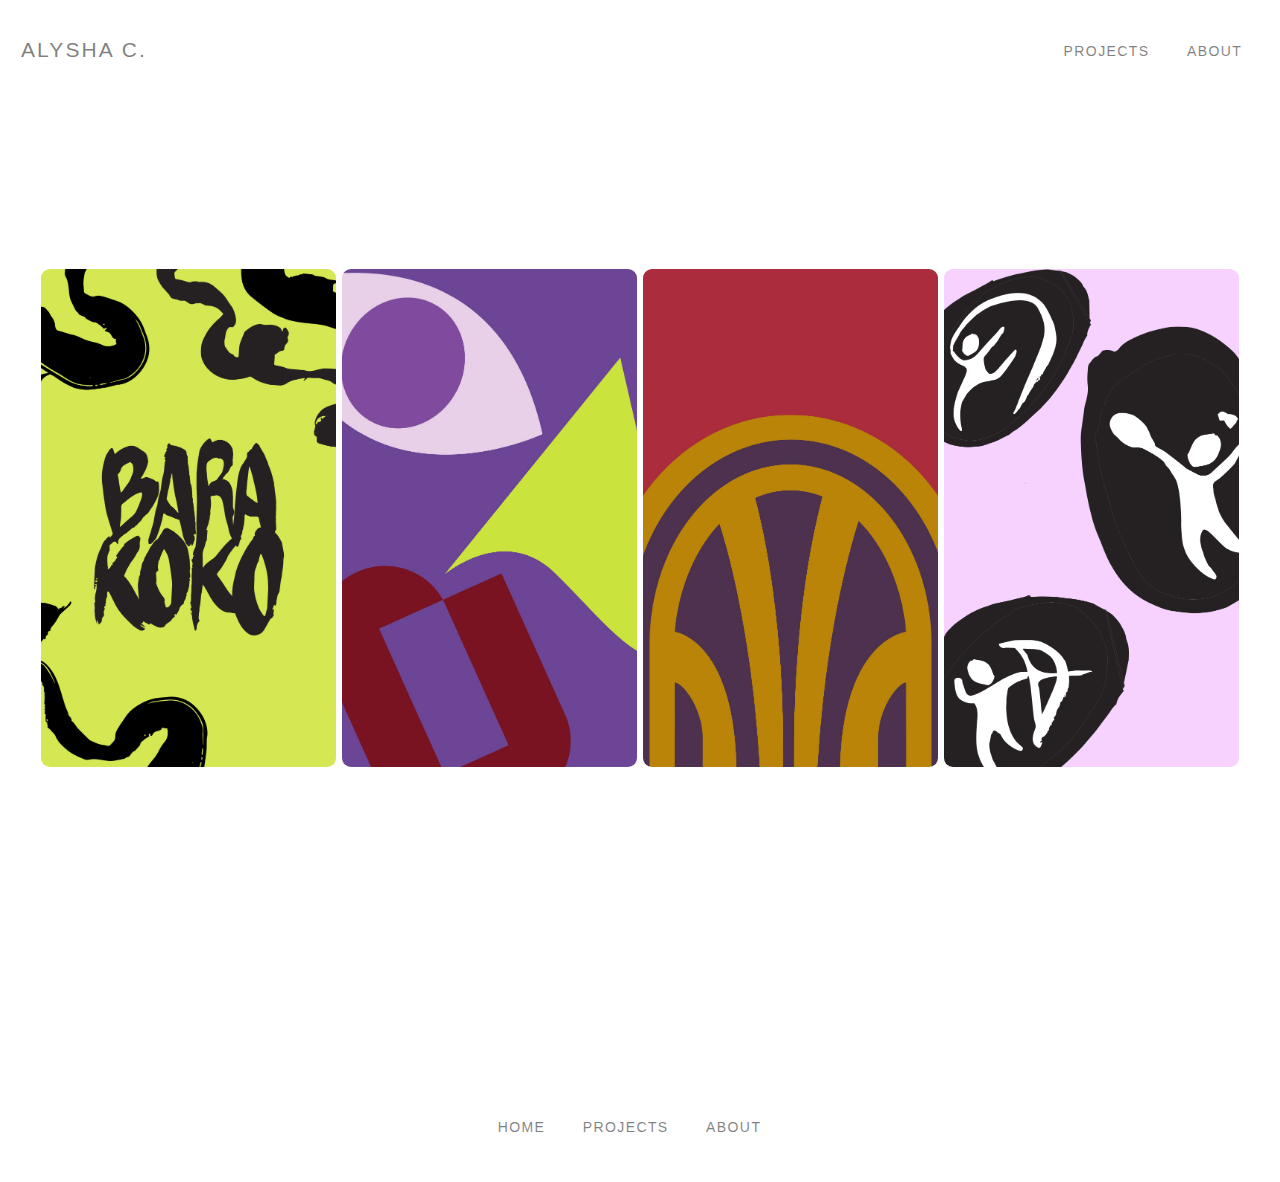
<file: index.html>
<!doctype html>
<html lang="en">

<head>
    <meta charset="utf-8">
    <title>My Portfolio</title>
    <meta name="description" content="A minimal, simple portfolio site.">

    <!-- VIEWPORT FOR MOBILE -->
    <meta name="viewport" content="width=device-width, initial-scale=1">

    <!-- MAIN CSS FILE -->
    <link href="css/style.css" rel="stylesheet" type="text/css">

</head>

<body>

    <header class="site-header fade-in-and-down">
        <div class="site-identity">
            <h1><a href="index.html">Alysha C.</a></h1>
        </div>
        <nav class="site-navigation">
            <ul>
                <li><a class="scroll" href="#work">Projects</a></li>
                <li><a href="about.html">About</a></li>
            </ul>
        </nav>
    </header>

    <main>
      <!-- <section class="hero"> 
        <h1>Hi, I'm Alysha.</h1>
      </section> -->

        <main class="site-main fade-and-move-in">

            <section id="work" class="text-centered">
          
              <div class="thumbgrid">
                <a href="project1/index.html">
                  <img src="img/barakoko1.jpg"/>
                  <p class="caption">Bara Koko</p>
                </a>
                <a href="project2/index.html">
                  <img src="img/bookcover.jpg"/>
                  <p class="caption">Phoebe Judge Books</p>
                </a>
                <a href="project3/index.html">
                  <img src="img/tourism.jpg" alt="placeholder" />
                  <p class="caption">Title</p>
                </a>
                <a href="project4/index.html">
                  <img src="img/picto-cover.jpg" alt="placeholder" />
                  <p class="caption">Picto</p>
                </a>
              </div>
        </main>     
      </section>
    </main>

    <footer class="site-footer">
        <nav class="site-navigation">
            <ul>
                <li><a href="index.html">Home</a></li>
                <li><a class="scroll" href="index.html#work">Projects</a></li>
                <li><a href="about.html">About</a></li>
            </ul>
        </nav>
    </footer>

</body>

</html>
</file>
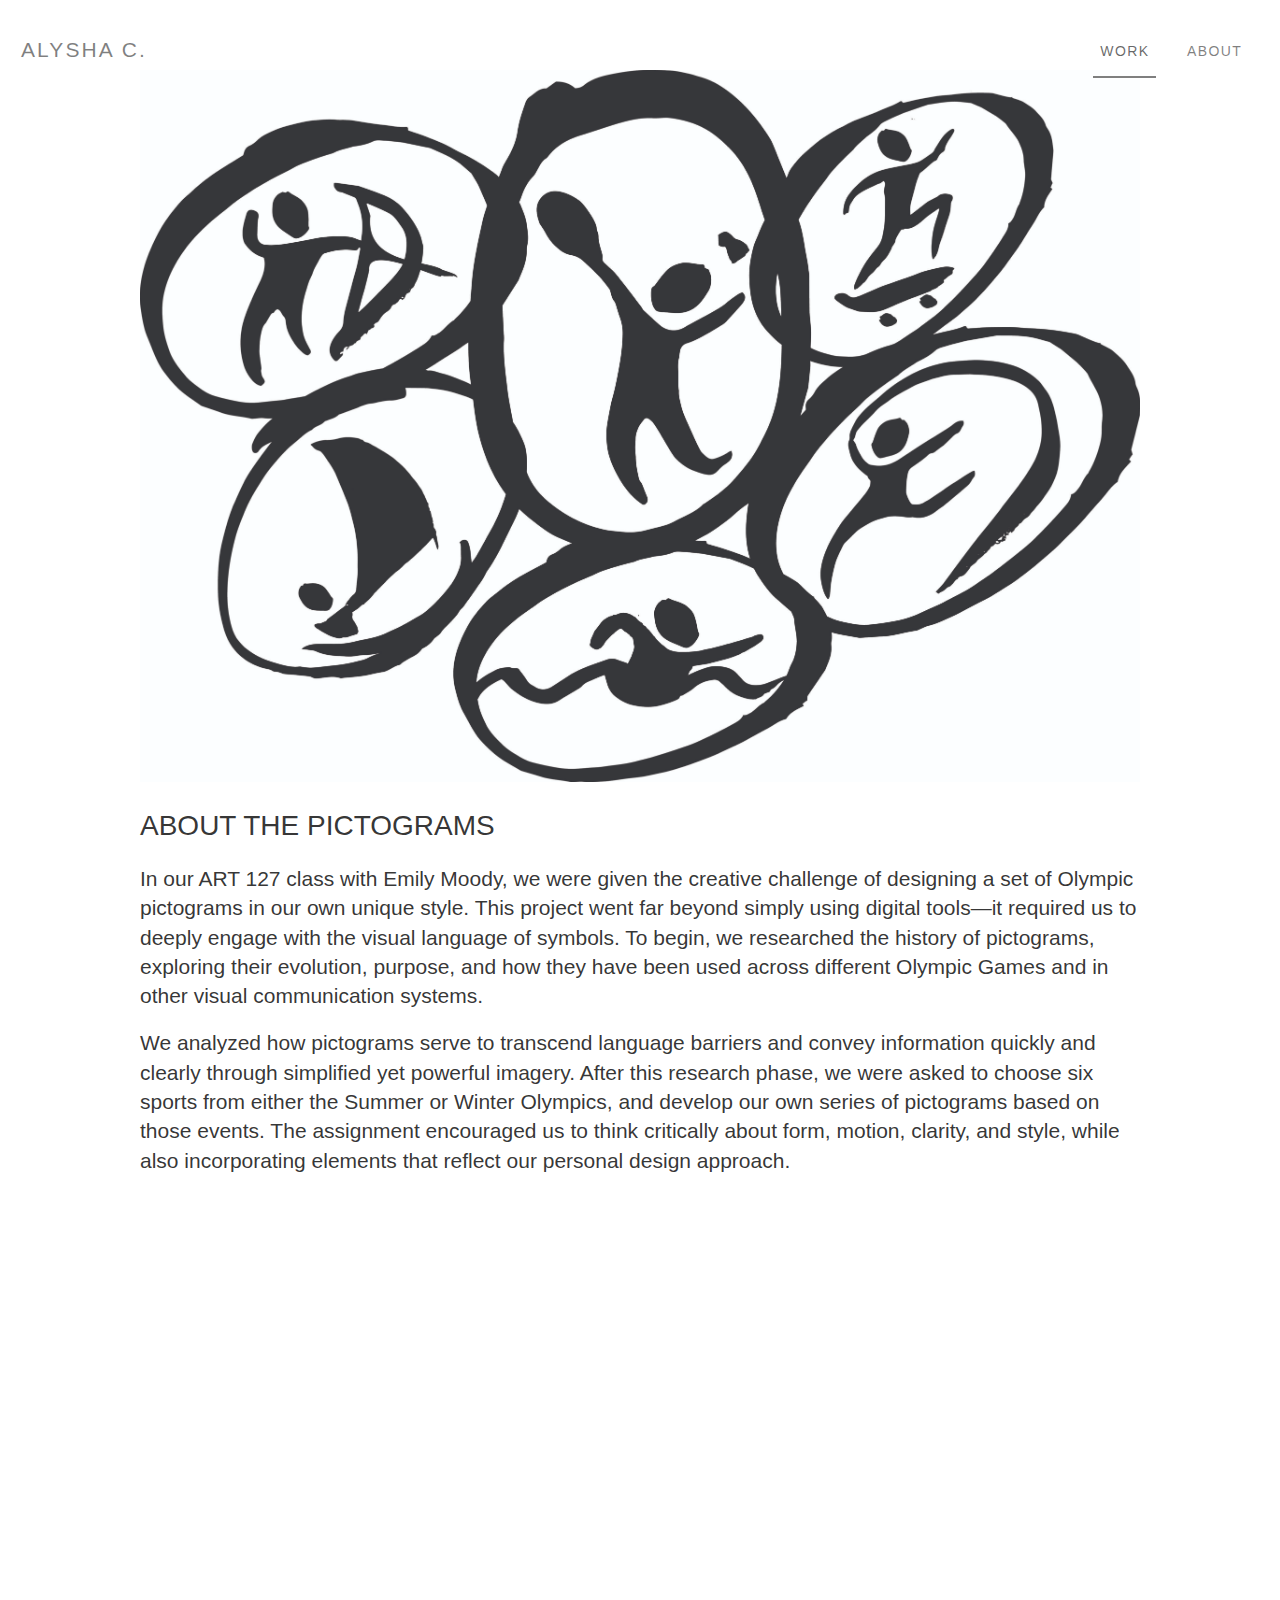
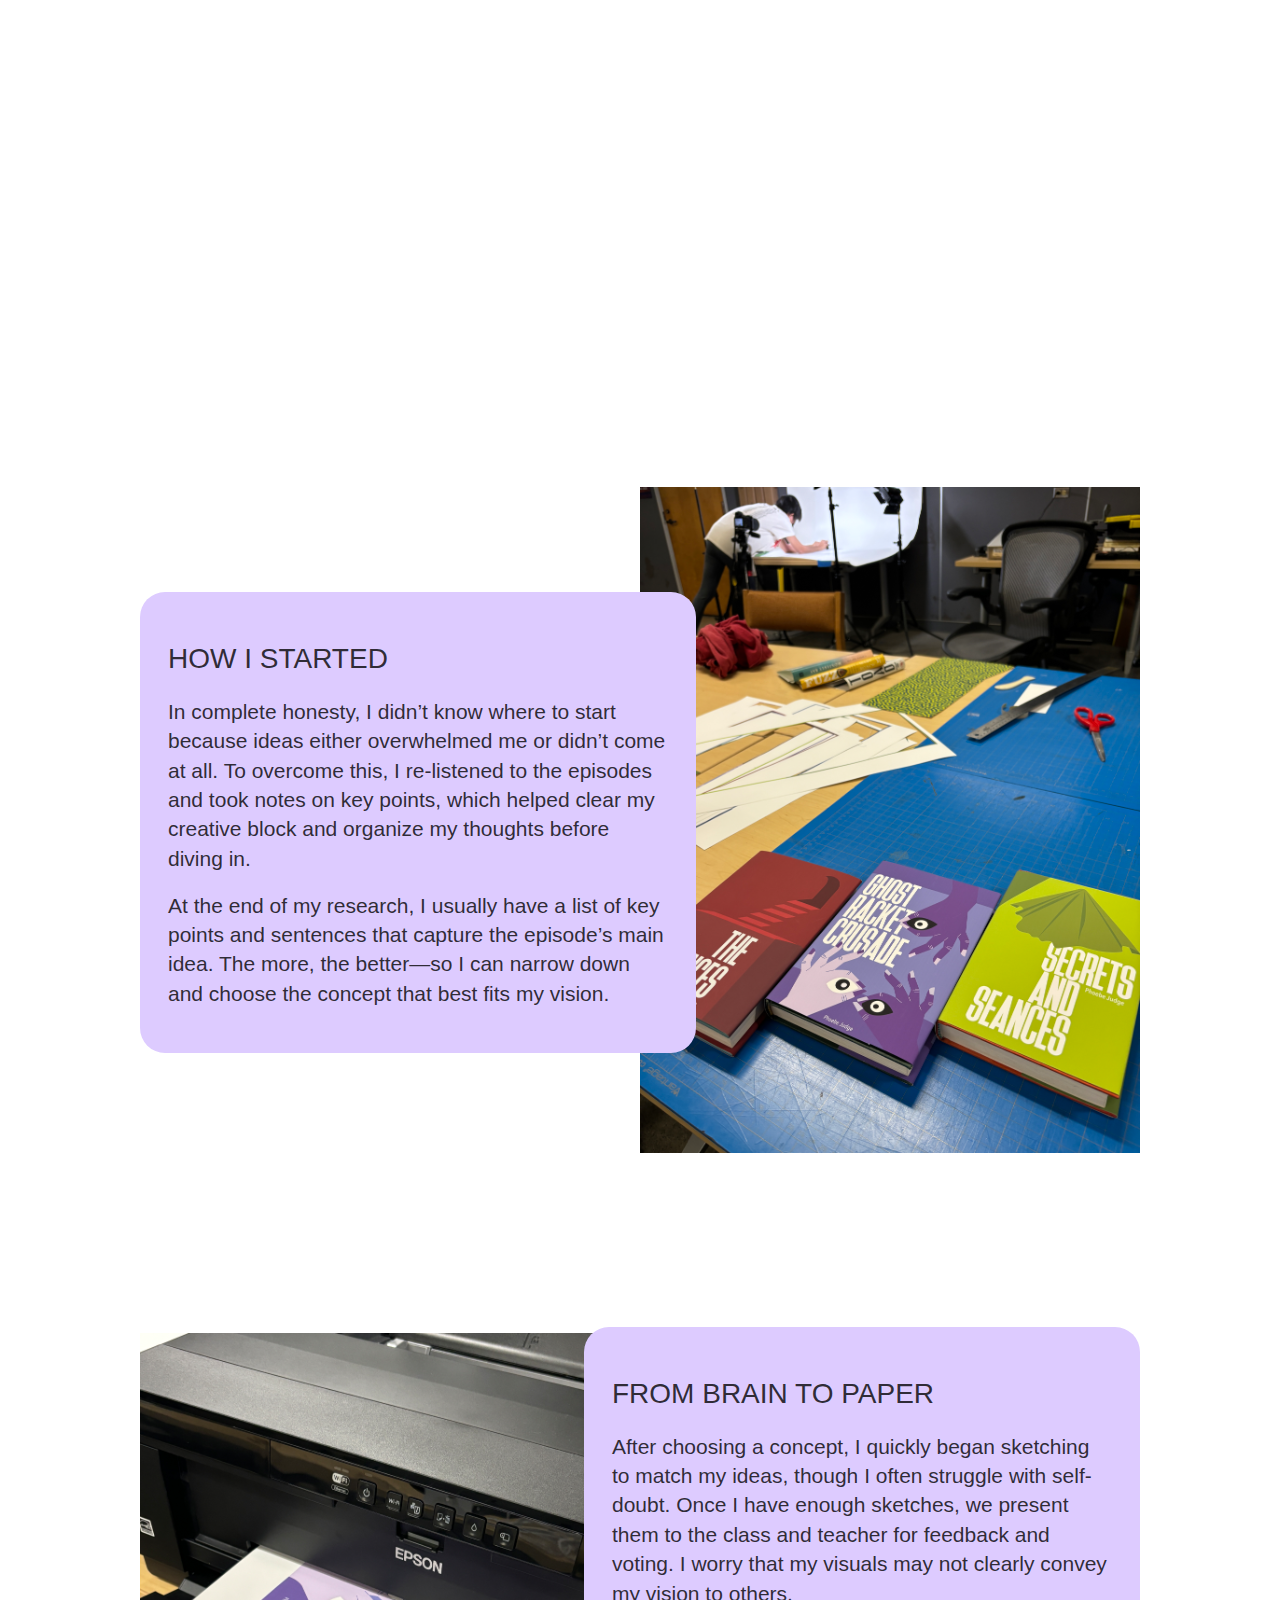
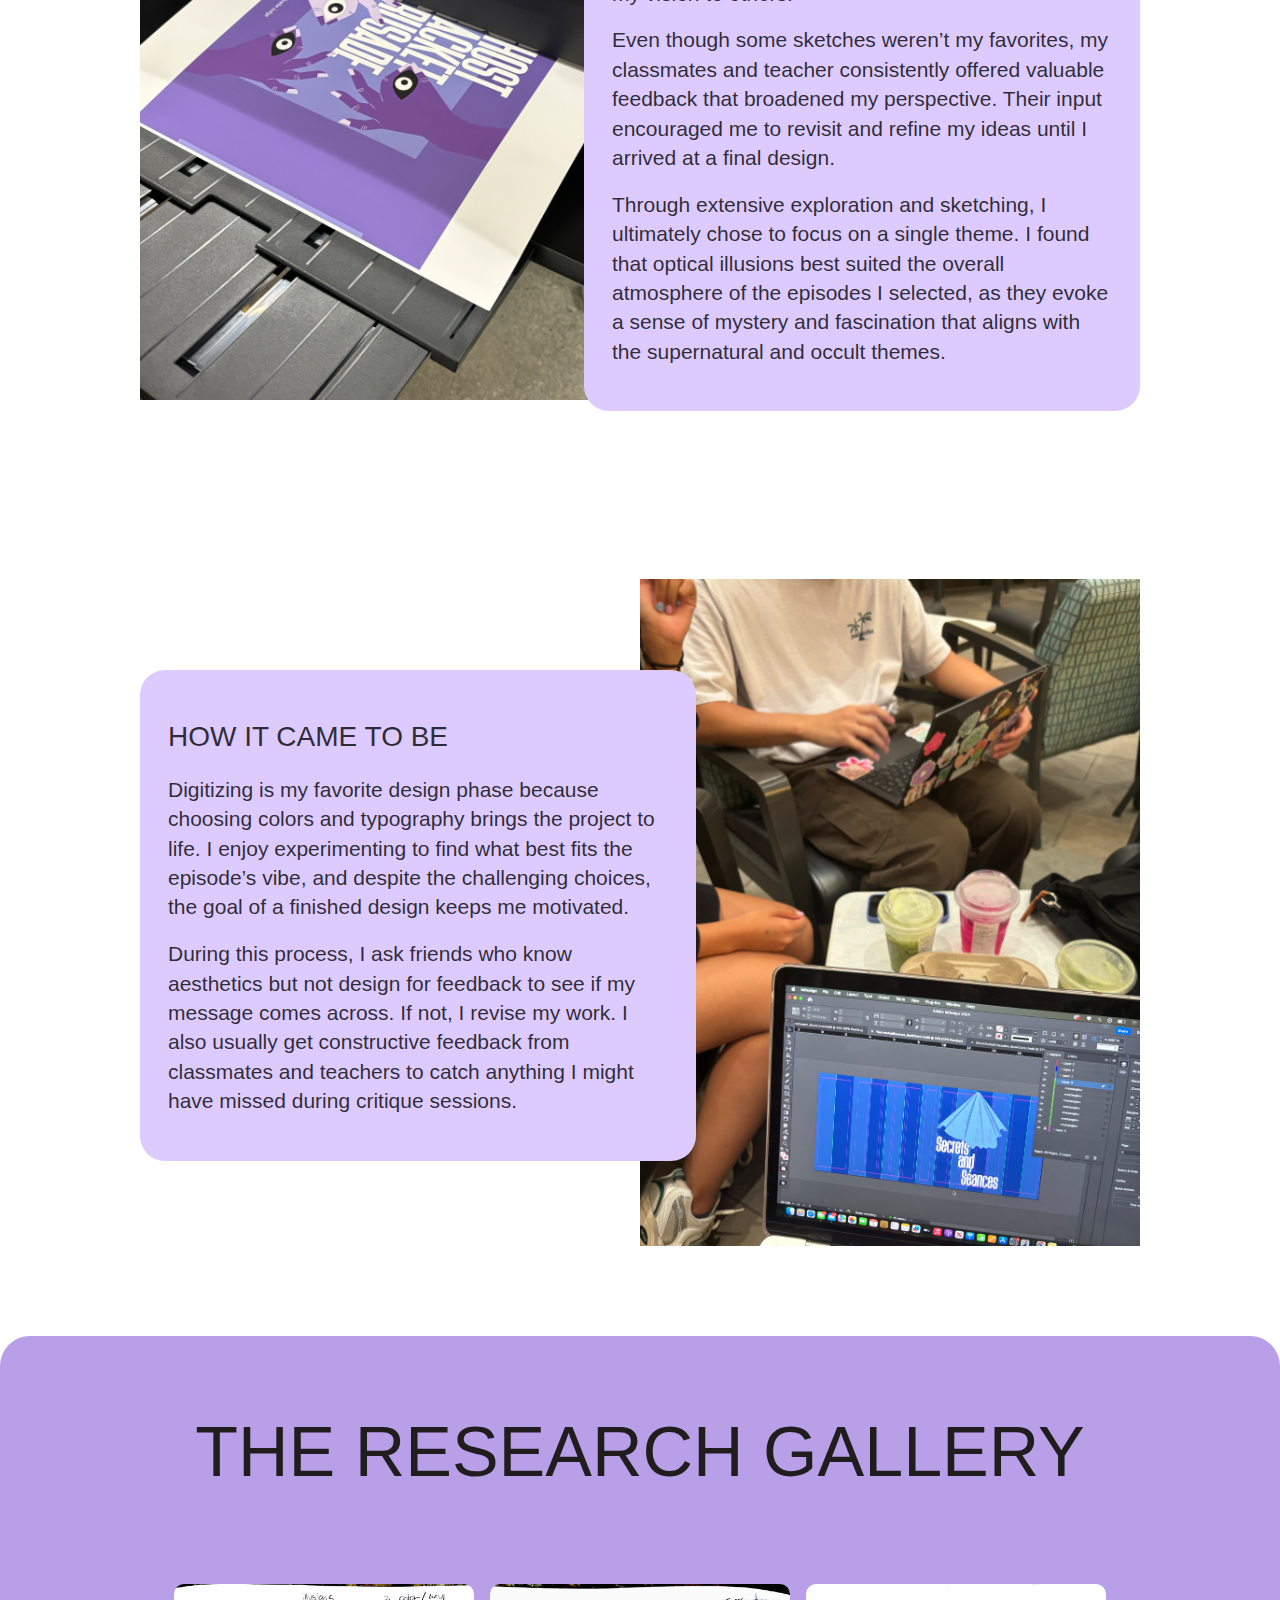
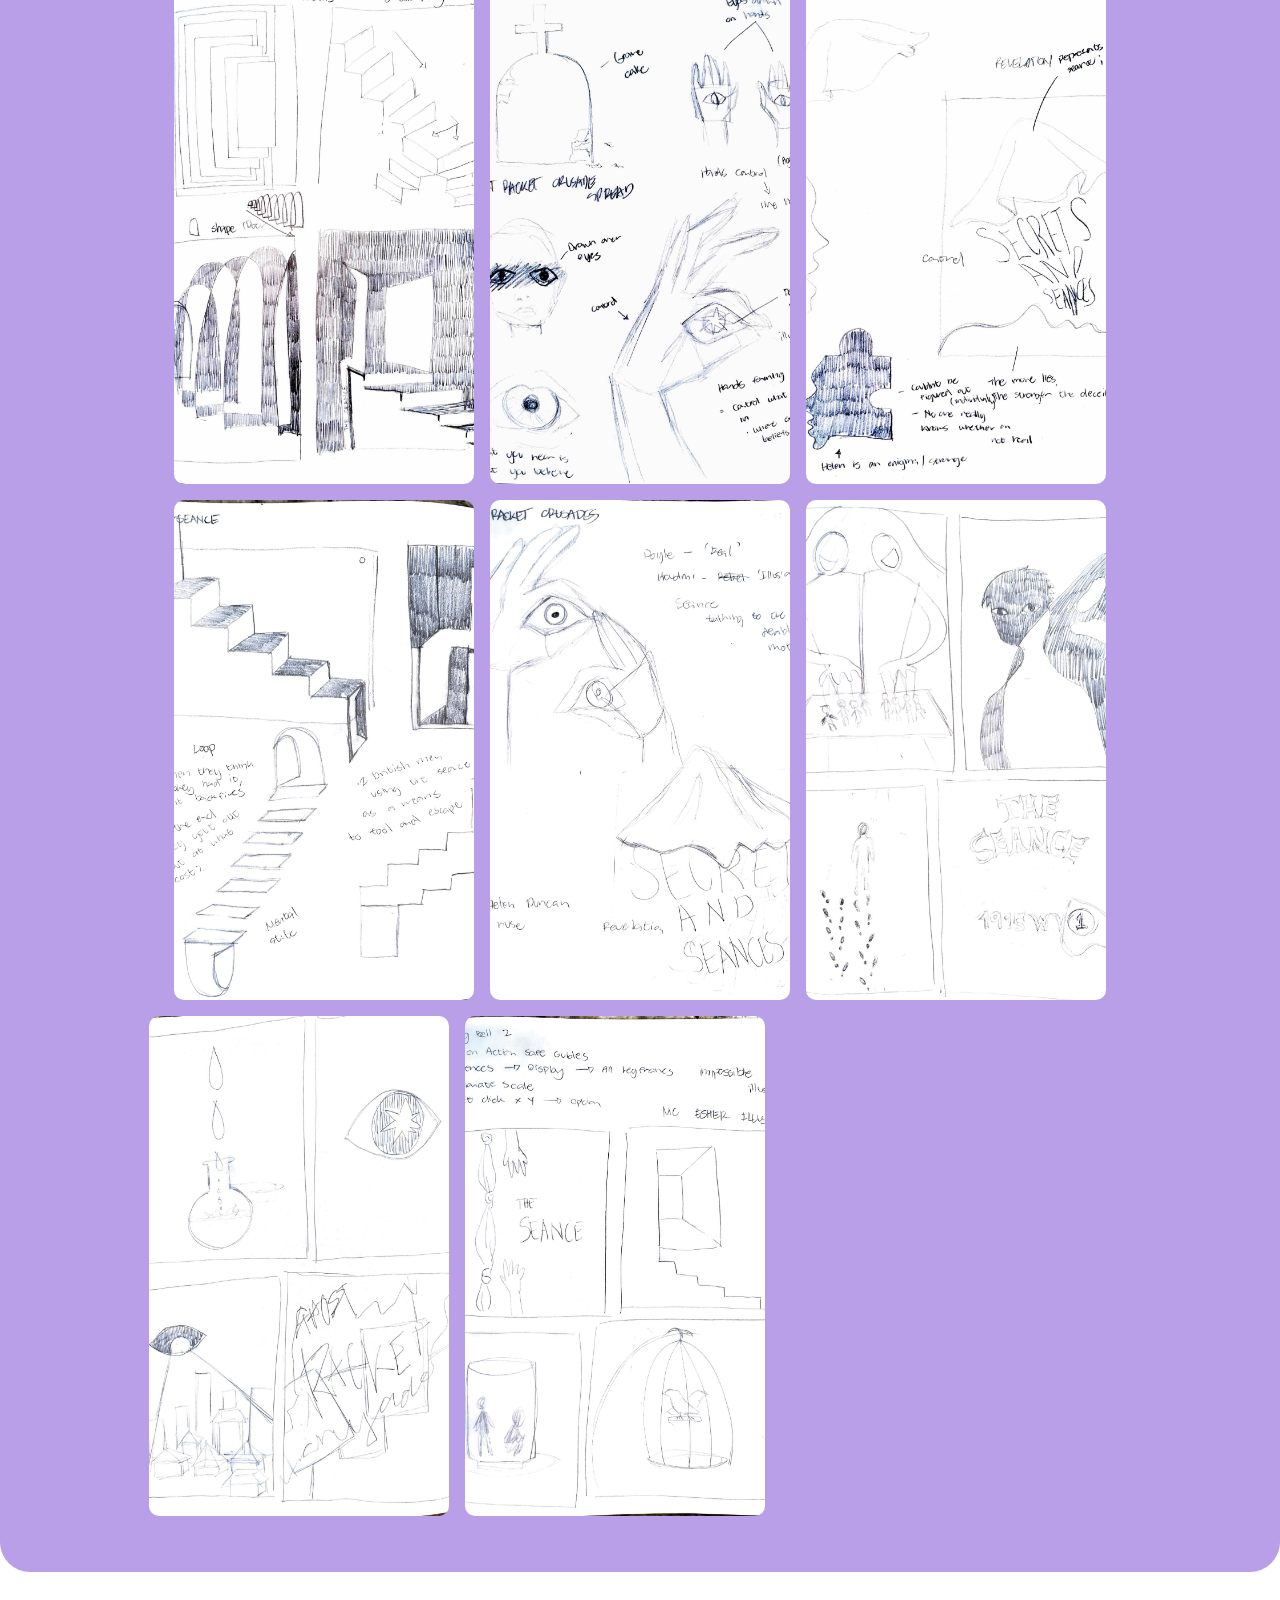
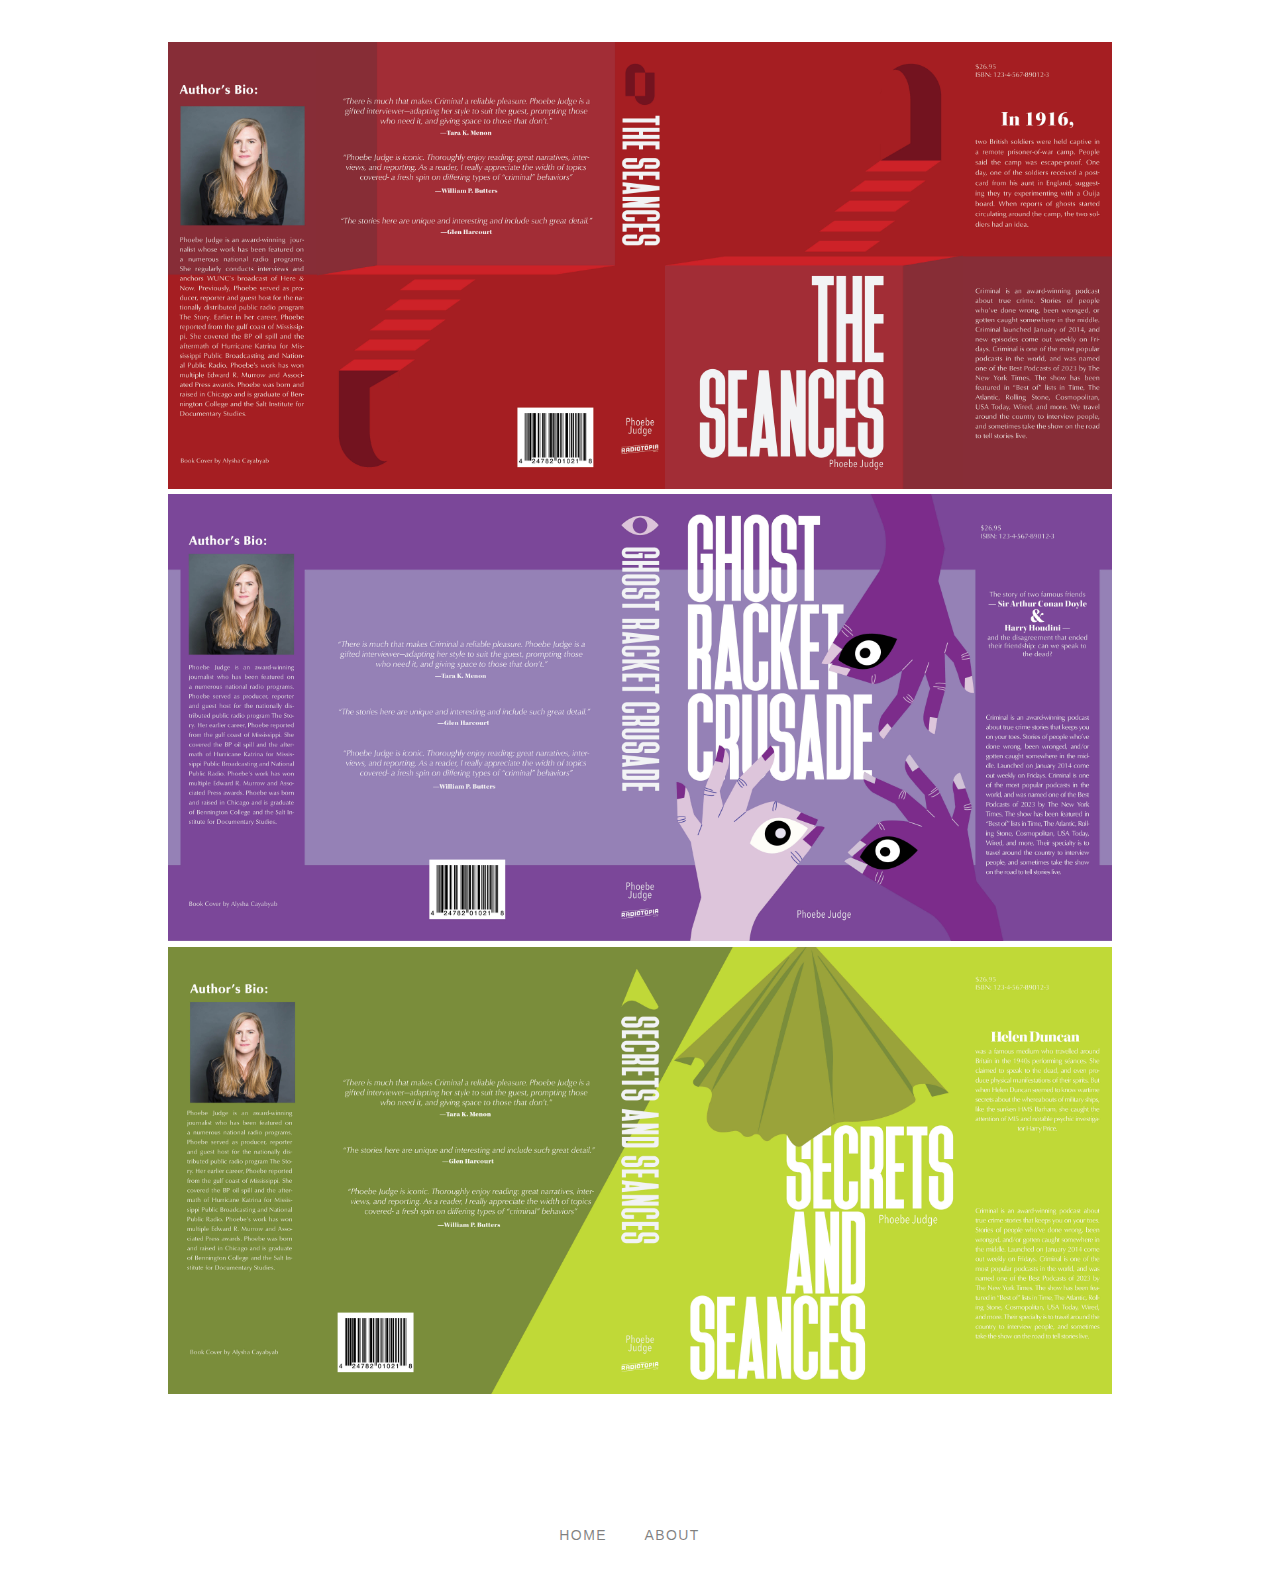
<file: project4/index.html>
<!doctype html>
<html lang="en">

<head>
    <meta charset="utf-8" />
    <title>My Portfolio</title>
    <meta name="description" content="A minimal, simple portfolio site." />

    <!-- VIEWPORT FOR MOBILE -->
    <meta name="viewport" content="width=device-width, initial-scale=1" />

    <!-- MAIN CSS FILE -->
    <link href="../css/style.css" rel="stylesheet" type="text/css" />

</head>

<body>
    <header class="site-header fade-in-and-down">
        <div class="site-identity">
            <h1><a href="../index.html">Alysha C.</a></h1>
        </div>
        <nav class="site-navigation">
            <ul>
                <li><a href="project1/index.html" class="selected">Work</a></li>
                <li><a href="about.html">About</a></li>
            </ul>
        </nav>
    </header>

<main class="site-main">
  <div class="container">
    <div>
      <img src="img/pictograms.jpg" alt="books" width="1200" height="1200">
    </div>
    <div class="text-block">
      <h1>ABOUT THE PICTOGRAMS</h1>
      <h2>In our ART 127 class with Emily Moody, we were given the creative challenge of designing a set of 
        Olympic pictograms in our own unique style. This project went far beyond simply using digital tools—it
        required us to deeply engage with the visual language of symbols. To begin, we researched the history of 
        pictograms, exploring their evolution, purpose, and how they have been used across different Olympic Games 
        and in other visual communication systems.
      </h2>
      <h2>
        We analyzed how pictograms serve to transcend language barriers and convey information quickly and clearly 
        through simplified yet powerful imagery. After this research phase, we were asked to choose six sports from 
        either the Summer or Winter Olympics, and develop our own series of pictograms based on those events. 
        The assignment encouraged us to think critically about form, motion, clarity, and style, while also incorporating 
        elements that reflect our personal design approach.
      </h2>

    </div>
    
  </div>    


    <section class="research nma-onscroll-fadein">
      <h1>THE RESEARCH PROCESS</h1>

    </section>

    <section>
      <div class="container">
        <div class="wp-block-group">
        <div class="wp-block-group__inner-container">
          <div class="wp-block-columns nma-overlap nma-swap">
            <div class="wp-block-column nma-onscroll-movein-fromright">
              <figure class="wp-block-image size-large"><img loading="lazy" width="1200" height="1200" src="img/IMG_0225.JPG" alt="placeholder 1x1" class="wp-image-75" data-recalc-dims="1">
                  </figure>
                </div>
                <div class="wp-block-column">
                    <h1>HOW I STARTED</h1>
                    <h2>
                      In complete honesty, I didn’t know where to start because ideas either overwhelmed me or didn’t come at all. To overcome this, I re-listened to the episodes and 
                      took notes on key points, which helped clear my creative block and organize my thoughts before diving in.
                    </h2>
                    <h2>
                      At the end of my research, I usually have a list of key points and sentences that capture the episode’s main idea. The more, the better—so I can narrow down 
                      and choose the concept that best fits my vision.
                    </h2>
            </div>
          </div>
        </div>
      </div>
    </div>
    </section>

    <section>
      <div class="container">
        <div class="wp-block-group">
            <div class="wp-block-group__inner-container">
              <div class="wp-block-columns nma-overlap">
                <div class="wp-block-column nma-onscroll-movein-fromleft">
                  <figure class="wp-block-image size-large"><img loading="lazy" width="1200" height="1200" src="img/IMG_0223.JPG" alt="placeholder 1x1" class="wp-image-75" data-recalc-dims="1">
                  </figure>
                </div>
                <div class="wp-block-column">
                    <div>
                      <h1>FROM BRAIN TO PAPER</h1>
                      <h2>
                        After choosing a concept, I quickly began sketching to match my ideas, though I often struggle with self-doubt. Once I have enough sketches,
                         we present them to the class and teacher for feedback and voting. I worry that my visuals may not clearly convey my vision to others.
                      </h2>
                        <h2>
                          Even though some sketches weren’t my favorites, my classmates and teacher consistently offered valuable feedback that broadened 
                          my perspective. Their input encouraged me to revisit and refine my ideas until I arrived at a final design.
                        </h2>
                        <h2>
                          Through extensive exploration and sketching, I ultimately chose to focus on a single theme. I found that optical illusions best 
                          suited the overall atmosphere of the episodes I selected, as they evoke a sense of mystery and fascination that aligns with the 
                          supernatural and occult themes.
                        </h2>
                    </div>
                </div>
              </div>
            </div>
          </div>
    </section>

    <section>
      <div class="container">
        <div class="wp-block-group">
        <div class="wp-block-group__inner-container">
          <div class="wp-block-columns nma-overlap nma-swap">
            <div class="wp-block-column nma-onscroll-movein-fromright">
              <figure class="wp-block-image size-large"><img loading="lazy" width="1200" height="1200" src="img/IMG_0064.JPG" alt="placeholder 1x1" class="wp-image-75" data-recalc-dims="1">
                  </figure>
                </div>
                <div class="wp-block-column">
                    <h1>HOW IT CAME TO BE</h1>
                    <h2>
                      Digitizing is my favorite design phase because choosing colors and typography brings the project to life. I enjoy experimenting to find what best fits the episode’s
                      vibe, and despite the challenging choices, the goal of a finished design keeps me motivated.
                    </h2>
                    <h2>
                      During this process, I ask friends who know aesthetics but not design for feedback to see if my message comes across. If not, I revise my work. I also usually get 
                      constructive feedback from classmates and teachers to catch anything I might have missed during critique sessions.
                    </h2>
            </div>
          </div>
        </div>
      </div>
    </div>
    </section>
    
    <section class="gallery">
      <div class="rgallery">
        <h1>THE RESEARCH GALLERY</h1>
      </div>
      <div class="gallery">
        <img src="img/booksketch1.JPG">
        <img src="img/booksketch2.JPG">
        <img src="img/booksketch3.JPG">
        <img src="img/booksketch4.JPG">
        <img src="img/booksketch5.JPG">
        <img src="img/booksketch6.JPG">
        <img src="img/booksketch7.JPG">
        <img src="img/booksketch8.JPG">
      </div>
    </section>

    <section class="container">
      <div class="spreads">
        <div class="nma-onscroll-movein-fromleft">
          <img src="img/TRIBOOKCOVER3.jpg" width="1200px" height="1200px">
        </div>
        <div class="nma-onscroll-movein-fromright">
          <img src="img/TRIBOOKCOVER32.jpg" width="1200px" height="1200px">
        </div>
        <div class="nma-onscroll-movein-fromleft">
          <img src="img/TRIBOOKCOVER33.jpg" width="1200px" height="1200px">
        </div>
      </div>
    </section> 
</main>

<footer class="site-footer">
  <nav class="site-navigation">
      <ul>
          <li><a href="index.html">Home</a></li>
          <li><a href="about.html">About</a></li>
      </ul>
  </nav>
</footer>

</body>

</html>
</file>
<file: css/style.css>
/* GLOBAL RESETS */
* { box-sizing: border-box; }
body { margin: 0; }

/* GLOBAL COLORS */
body {
    background-color: rgb(255, 255, 255);
    color: rgba(0,0,0,.8);
}
a { color: rgba(0,0,0,.9);}
a:hover { color: rgba(0, 0, 0, 1); }

/* GLOBAL TYPOGRAPHY */
body {
    font-family: "Rubik", Helvetica, Arial, sans-serif;
    font-weight: 400;
    font-size: 87.5%; /* 14px */
    line-height: 1.4;
}
h1,h2,h3 { font-weight: normal; }
p { max-width: 35em; }
a { text-decoration: none;}

/* TYPE SPECIMEN */
.headline {
    font-size: 4em;
    font-weight: 400;
    line-height: 1;
    margin: 0 0 .4em 0;
}
.subheadline {
    font-size: 2em;
    font-weight: 300;
    line-height: 1;
    margin: 0 0 .6em 0;
    color: rgba(0,0,0,.5); 
}

/* MEDIA */
img {
    max-width: 100%;
    height: auto;
}

img.circular {
  border-radius: 100%;
}
  
/* BUTTONS */
.button {
    display: inline-block;
    border: 1px solid rgba(0, 0, 0, 0.5);
    border-radius: 3em;
    padding: 1em 2em;
    margin: .5em;
}
.button:hover {
    background: rgba(0, 0, 0, 1);
    color: rgba(255,255,255,1);
    border-color: rgba(0, 0, 0, 1);
}

/* LAYOUT */
.container {
    max-width: 1000px;
    margin: 0 auto;
  }

  /* STRUCTURE */

  .site-header,
  .site-footer {
    text-align: center;
    margin: 1em 0;
    padding-bottom: 1em;
  }
  
  .site-header {
    display: flex;
    justify-content: space-between;
    position: absolute;
    width: 100%;
  }
  
  .site-header h1 {
    font-size: 1.5em;
    font-weight: 400;
    margin: 0;
  }
  
  .site-header h1 a {
    color: rgba(0, 0, 0, 0.5);
    text-transform: uppercase;
    letter-spacing: 0.1em;
    padding: 1em;
    display: inline-block;
    transition: .2s ease-out all;
  }
  
  .site-header h1 a:hover {
    color: rgba(0, 0, 0, 1);
  }

.site-branding h1 {
  font-size: 2em;
  margin: 0;
  font-weight: normal;
}

.site-navigation ul {
  margin: 0;
  padding: 2em 0;
}

.site-navigation li {
  margin: 0 .5em;
  padding: 0;
  display: inline-block;
}

.site-navigation a {
  display: block;
  padding: 1em .5em;
  color: rgba(0,0,0,.4);
}

.site-navigation a:hover,
.site-navigation a.selected {
  color: rgba(0,0,0,.6);
  border-bottom: 0.05em solid rgba(0,0,0,.2);
}

section {
  padding: 0 0 3em 0;
}


/* FLEX GRID */

@media (min-width: 768px) {

  .row {
    display: flex;
    justify-content: space-between;
    margin-bottom: 1em;
  }
  .one-third.column {
    width: 32%;
  }
  .two-thirds.column {
    width: 60%;
  }

}

/* #THUMBGRID */
.thumbgrid {
  display: block;
  flex-wrap: wrap;
  justify-content: space-between;
}

.thumbgrid a {
  width: 49.5%;
  display: inline-block;
}

.thumbgrid a .caption{
  opacity: 0;
  transition: .4s ease-in-out all;
}

.thumbgrid a:hover .caption{
  opacity: 1;
}

.thumbgrid a:hover img{
  scale: 1.01;
}

@media (min-width:768px) {
  .thumbgrid a {
    width: 24.5%;
  }
}

.thumbgrid a img {
  filter: brightness(1.05);
  transition: all ease-in-out 0.2s;
  border: 1px solid rgba(255,255,255,0);
}

.thumbgrid a:hover img {
  filter: brightness(1);
  /* border: 1px solid rgba(0,0,0,.3); */
}

.thumbgrid img {
  width: 300px;
  height: 500px;
  object-fit: cover;
  border-radius: 10px;
}

/* HELPERS */
.text-centered {
  text-align: center;
}

.text-centered p,
.mywufooform{
  max-width: 30em;
  margin-left: auto;
  margin-right: auto;
}

.subheader {
  color: rgba(0,0,0,.5);
  font-weight: normal;
}

.full-width {
  width: 100vw;
  position: relative;
  left: 50%;
  right: 50%;
  margin-left: -50vw;
  margin-right: -50vw;
}

.full-width img {
  width: 100%;
}

  
  /* SITE NAV */
  .site-navigation ul {
    padding: 0;
    margin: 1em 1.5em 0 0;
  }
  
  .site-navigation ul li {
    display: inline-block;
  }
  
  .site-navigation ul li a {
    display: block;
    padding: 1em 0.5em;
    margin: 0 .2em;
    color: rgba(0, 0, 0, 0.5);
    text-transform: uppercase;
    letter-spacing: 0.1em;
    border-bottom: 2px solid rgba(0, 0, 0, 0);
    transition: .2s ease-out all;
  }
  
  .site-navigation ul li a:hover {
    border-bottom: 2px solid rgba(0, 0, 0, 0.2);
    color: rgba(0, 0, 0, 1);
  }
  
  .site-navigation ul li a.selected {
    border-bottom: 2px solid rgba(0, 0, 0, 0.5);
  }

  /* MAIN CONTENT */
main { padding: 5em 0; }
section {
  padding: 2em;
  min-height: 90vh;
  display: grid;
  align-items: center;
  justify-content: center;
}

/* FEATURED PROJECTS ON HOME PAGE */
@media (min-width: 768px) {


    .featuredproject {
      display: flex;
      justify-content: space-between;
      align-items: center;
      max-width: 1200px;
      margin: 0 auto;
    }
    .featuredproject.swapped {
      flex-direction: row-reverse;
    }
    .featuredproject .image-wrapper {
      width: 49%;
    }
    .featuredproject .text-wrapper {
      width: 49%;
      padding: 3em;
    }
  
  }

 /* HERO */
 .hero {
  margin-top: 2em;
 }

 .hero h1 {
   font-family: Impact, Haettenschweiler, 'Arial Narrow Bold', sans-serif;
   font-size: 6em;
   margin: 0;
 }

.intro {
  margin: 3em;
  padding: 3em;
  background-color: aliceblue;
  border-radius: 2em;
}

.text-block h1 {
  text-transform: uppercase;
}

/* OVERLAP BLOCKS */
* {
  box-sizing: border-box;
}
img {
  max-width: 100%;
  height: auto;
}
figure {
  margin: 0;
}
.wp-block-group {
  padding-top: 4em;
  padding-bottom: 4em;
  /* margin: 4em 0; */
}

.wp-block-columns {
  display: flex;
  flex-wrap: wrap;
}
@media (min-width: 782px) {
  .wp-block-columns {
    display: flex;
    flex-wrap: nowrap;
  }
}

.wp-block-column {
  flex-grow: 1;
  min-width: 0;
  word-break: break-word;
  overflow-wrap: break-word;
}

@media (min-width: 782px) {
  .wp-block-column {
    flex-basis: 0;
    flex-grow: 1;
  }
}

/* POTENTIAL CHILD THEME CUSTOM STYLING */

/* NMA OVERLAPS */

@media (min-width: 782px) {
  .nma-overlap {
    align-items: center;
  }

  .nma-overlap .wp-block-column:last-child {
    background: rgb(221, 203, 255);
    padding: 2em;
    margin-left: -4em;
    position: relative;
    z-index: 10;
    border-radius: 25px;
  }

  .project1 .nma-overlap .wp-block-column:last-child {
    background: rgb(221, 203, 255);
  }

  .project2 .nma-overlap .wp-block-column:last-child {
    background-color: rgb(232, 159, 206);
  }

  .nma-overlap.nma-swap {
    flex-direction: row-reverse;
  }

  .nma-overlap.nma-swap .wp-block-column:last-child {
    margin-left: 0;
    margin-right: -4em;
  }

  .nma-overlap.nma-topalign {
    align-items: flex-start;
  }
  .nma-overlap.nma-topalign .wp-block-column:last-child {
    margin-top: -4em;
  }

  .nma-overlap.nma-bottomalign {
    align-items: flex-end;
  }
  .nma-overlap.nma-bottomalign .wp-block-column:last-child {
    margin-bottom: -4em;
  }

  .nma-overlap.nma-bottomalign figcaption {
    margin-right: 5em;
  }
}

/* SECTION */
.site-main .research{
  background-size: cover;
  background-position: 50% 50%;
  border-top: none;
}

.project1 .site-main .research {
  background-image: url(../project1/img/bk-sign2.png);
}

.project2 .site-main .research {
  background-image: url(../project2/img/opticalbg.jpg);
}



.research h1{
  font-family: Helvetica, sans-serif;
    font-size: 5em;
    color:rgb(255, 255, 255);
    line-height: 1.4;
}

.research p{
  font-size: 3em;
  color:aliceblue;
  max-width: 40em;
}

.header {
  text-align: center;
  text-transform: uppercase;
  padding: 32px;
  background-color: #1369A0;
  color: #fff;
  border-bottom: 4px solid #fdb347;
}

.gallery {
  background-color: rgb(185, 159, 232);
  border-radius: 30px;
}

.barako {
  margin-top: 6em;
}

/* IMAGE GALLERY */
.gallery {
  display: flex;
  flex-direction: row;
  flex-wrap: wrap;
  justify-content: center;
  align-items: center;
  gap: 16px;
  max-width: 1400px;
  margin: 0 auto;
  padding: 20px 10px;
}

.gallery img {
  width: 300px;
  height: 500px;
  object-fit: cover;
  border-radius: 10px;
}

.gallery::after {
  content: "";
  width: 350px;
}
.rgallery h1{
  font-family: Helvetica, sans-serif;
    font-size: 5em;
    color:rgb(31, 29, 29);
    line-height: 1.4;
    text-align: center;
}

.project1 .gallery {
  background-color: rgb(185, 159, 232);
  border-radius: 30px;
}

.project2 .gallery {
  background-color: rgb(232, 159, 206);
  border-radius: 30px;
}

.spreads {
  margin-top: 3em;
}

/* IMAGE GRID */
:root {
  --gridgap: 1em;
}
.row > * {
  margin-bottom: var(--gridgap);
}
@media (min-width: 768px) {
  .row {
    display: flex;
    /* grid-template-columns: repeat(12, 1fr); */
    gap: var(--gridgap);
  }
}

.row > .cols-1 { grid-column: auto / span 1; }

/* SCROLL ANIMATIONS */
/* ON SCROLL: MOVE IN FROM LEFT */
.nma-onscroll-movein-fromleft {
  animation: nma-movein-fromleft both linear;
  animation-timeline: view();
  animation-range: entry 0% contain 50%;
}
@keyframes nma-movein-fromleft {
  0% { translate: -50px; opacity: 0; }
  100% { translate: 0; opacity: 1; }
}

/* MOVE IN FROM RIGHT */
.nma-onscroll-movein-fromright {
  animation: nma-movein-fromright both linear;
  animation-timeline: view();
  animation-range: entry 0% contain 50%;
}
@keyframes nma-movein-fromright {
  0% { translate: 50px; opacity: 0; }
  100% { translate: 0; opacity: 1; }
}

/* ON SCROLL: FADE IN */
.nma-onscroll-fadein {
  animation: nma-fade-in both linear;
  animation-timeline: view();
  animation-range: entry 0% contain 50%;
}
@keyframes nma-fade-in {
  0% { opacity: 0; }
  100% { opacity: 1; }
}
</file>
